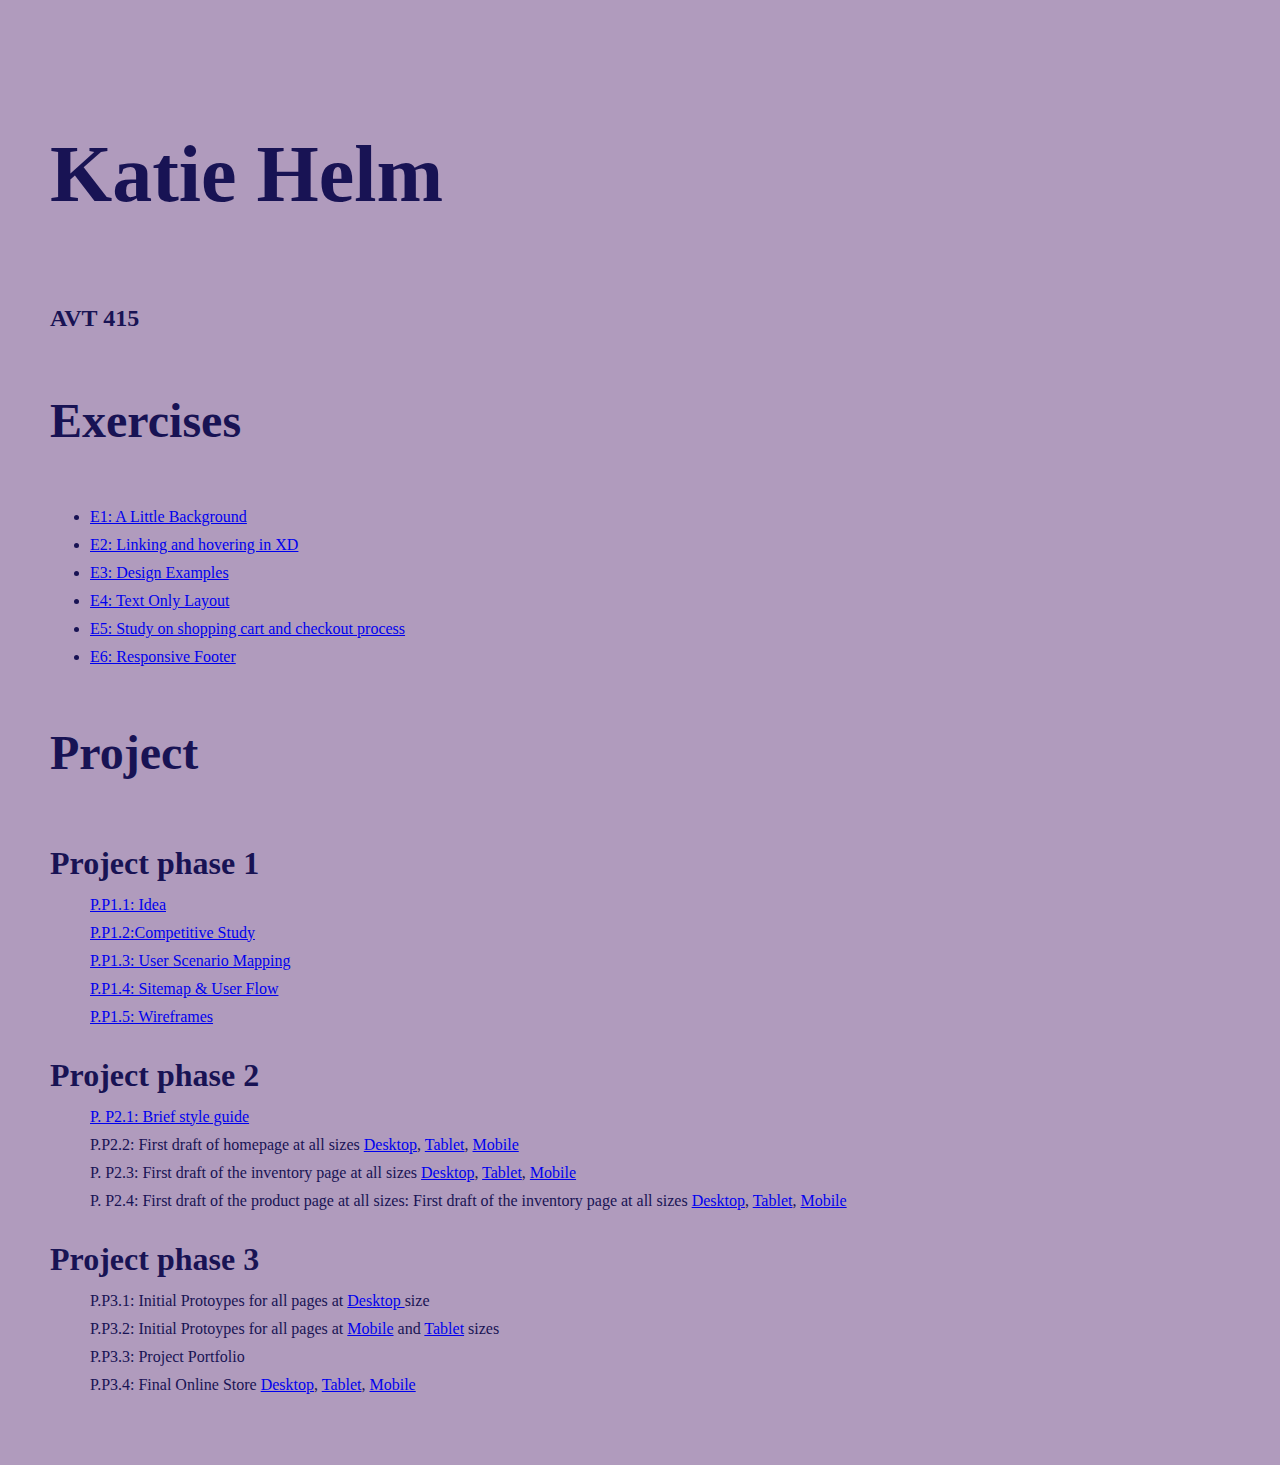
<file: index.html>
<!doctype html>
<html>
<head>
<meta charset="UTF-8">
<title>Course work of Katie Helm</title>
<link rel="stylesheet" href="css/main.css">
</head>

<body>
<h1>Katie Helm</h1>
	<h4>AVT 415</h4>
		<div class="column"><h2>Exercises</h2>
			<ul>
			<li><a href="https://xd.adobe.com/view/db923196-d940-4f7d-b6a7-44f2e11a335c-8ec1/?fullscreen">E1: A Little Background</a></li>
			<li><a href="https://xd.adobe.com/view/db923196-d940-4f7d-b6a7-44f2e11a335c-8ec1/?fullscreen">E2: Linking and hovering in XD</a></li>
			<li><a href="https://xd.adobe.com/view/566307f9-ba95-415d-8272-4a132a00edbb-0330/">E3: Design Examples</a></li>
			<li><a href="e4/index.html">E4: Text Only Layout</a></li>
			<li><a href="https://xd.adobe.com/view/646c6d29-faa2-4e3c-87e7-5ca25bafd1cf-313f/">E5: Study on shopping cart and checkout process</a></li>
			<li><a href="e6/index.html">E6: Responsive Footer</a></li>
			</ul>
		</div>

	<div class="column">
		<h2>Project</h2>
			<dl>
				<dt>Project phase 1</dt>
			<dd><a href="p1.1/index.html">P.P1.1: Idea</a></dd>
			<dd><a href="https://xd.adobe.com/view/0afbcd1f-f1d1-48c5-9349-0df415967b09-5fa8/">P.P1.2:Competitive Study</a></dd>
			<dd><a href="p.p1.3/index.html">P.P1.3: User Scenario Mapping</a></dd>
			<dd><a href="https://xd.adobe.com/view/6afe2cba-703b-4191-95d9-ebb87250600e-3fad/">P.P1.4: Sitemap & User Flow</a></dd>
			<dd><a href="https://xd.adobe.com/view/d23ad7d4-6509-4e7d-9cd2-fe3b04aae1cc-8769/">P.P1.5: Wireframes</a></dd>
			</dl>
			<dl>
				<dt>Project phase 2</dt>
			<dd><a href="https://xd.adobe.com/view/e84a9928-a03d-44f1-8a61-b534aba628ac-bd19/">P. P2.1: Brief style guide </a></dd>
			<dd>P.P2.2: First draft of homepage at all sizes <a href="https://xd.adobe.com/view/fbf1ecd4-aa85-4885-b87d-5a575c5fb808-aea2/">Desktop</a>, <a href="https://xd.adobe.com/view/772545c8-3be9-4fc0-be4f-e88c218405f1-2276/"> Tablet</a>, <a href="https://xd.adobe.com/view/b9dd7694-ac1c-465a-ae40-eda55a55c028-ec8e/"> Mobile</a> </dd>
			<dd>P. P2.3: First draft of the inventory page at all sizes <a href="https://xd.adobe.com/view/fbf1ecd4-aa85-4885-b87d-5a575c5fb808-aea2/">Desktop</a>, <a href="https://xd.adobe.com/view/772545c8-3be9-4fc0-be4f-e88c218405f1-2276/"> Tablet</a>, <a href="https://xd.adobe.com/view/b9dd7694-ac1c-465a-ae40-eda55a55c028-ec8e/"> Mobile</a> </dd>
			<dd>P. P2.4: First draft of the product page at all sizes: First draft of the inventory page at all sizes <a href="https://xd.adobe.com/view/fbf1ecd4-aa85-4885-b87d-5a575c5fb808-aea2/">Desktop</a>, <a href="https://xd.adobe.com/view/772545c8-3be9-4fc0-be4f-e88c218405f1-2276/"> Tablet</a>, <a href="https://xd.adobe.com/view/b9dd7694-ac1c-465a-ae40-eda55a55c028-ec8e/"> Mobile</a> </dd>
			</dl>
			<dl>
				<dt>Project phase 3</dt>
			<dd>P.P3.1: Initial Protoypes for all pages at <a href="https://xd.adobe.com/view/fbf1ecd4-aa85-4885-b87d-5a575c5fb808-aea2/">Desktop </a>size </dd>
			<dd>P.P3.2: Initial Protoypes for all pages at <a href="https://xd.adobe.com/view/b9dd7694-ac1c-465a-ae40-eda55a55c028-ec8e/">Mobile</a> and <a href="https://xd.adobe.com/view/18973051-8cef-4eab-b9bd-fcc82a548868-4dc4/">Tablet</a> sizes</dd>
			<dd>P.P3.3: Project Portfolio <a href=https://xd.adobe.com/view/3534b058-8eee-451a-af63-583927d11e81-6067></a></dd>
			<dd>P.P3.4: Final Online Store <a href="https://xd.adobe.com/view/367f17d5-5959-4b4b-b91c-275cd5060de6-632c/">Desktop</a>, <a href="https://xd.adobe.com/view/a1b0400d-0260-4737-86f6-db302e934bc3-f4e3/"> Tablet</a>, <a href="https://xd.adobe.com/view/48687296-7a45-449c-a54a-f6287919beb3-1d3b/"> Mobile</a></dd>
		
</body>
</html>
</file>
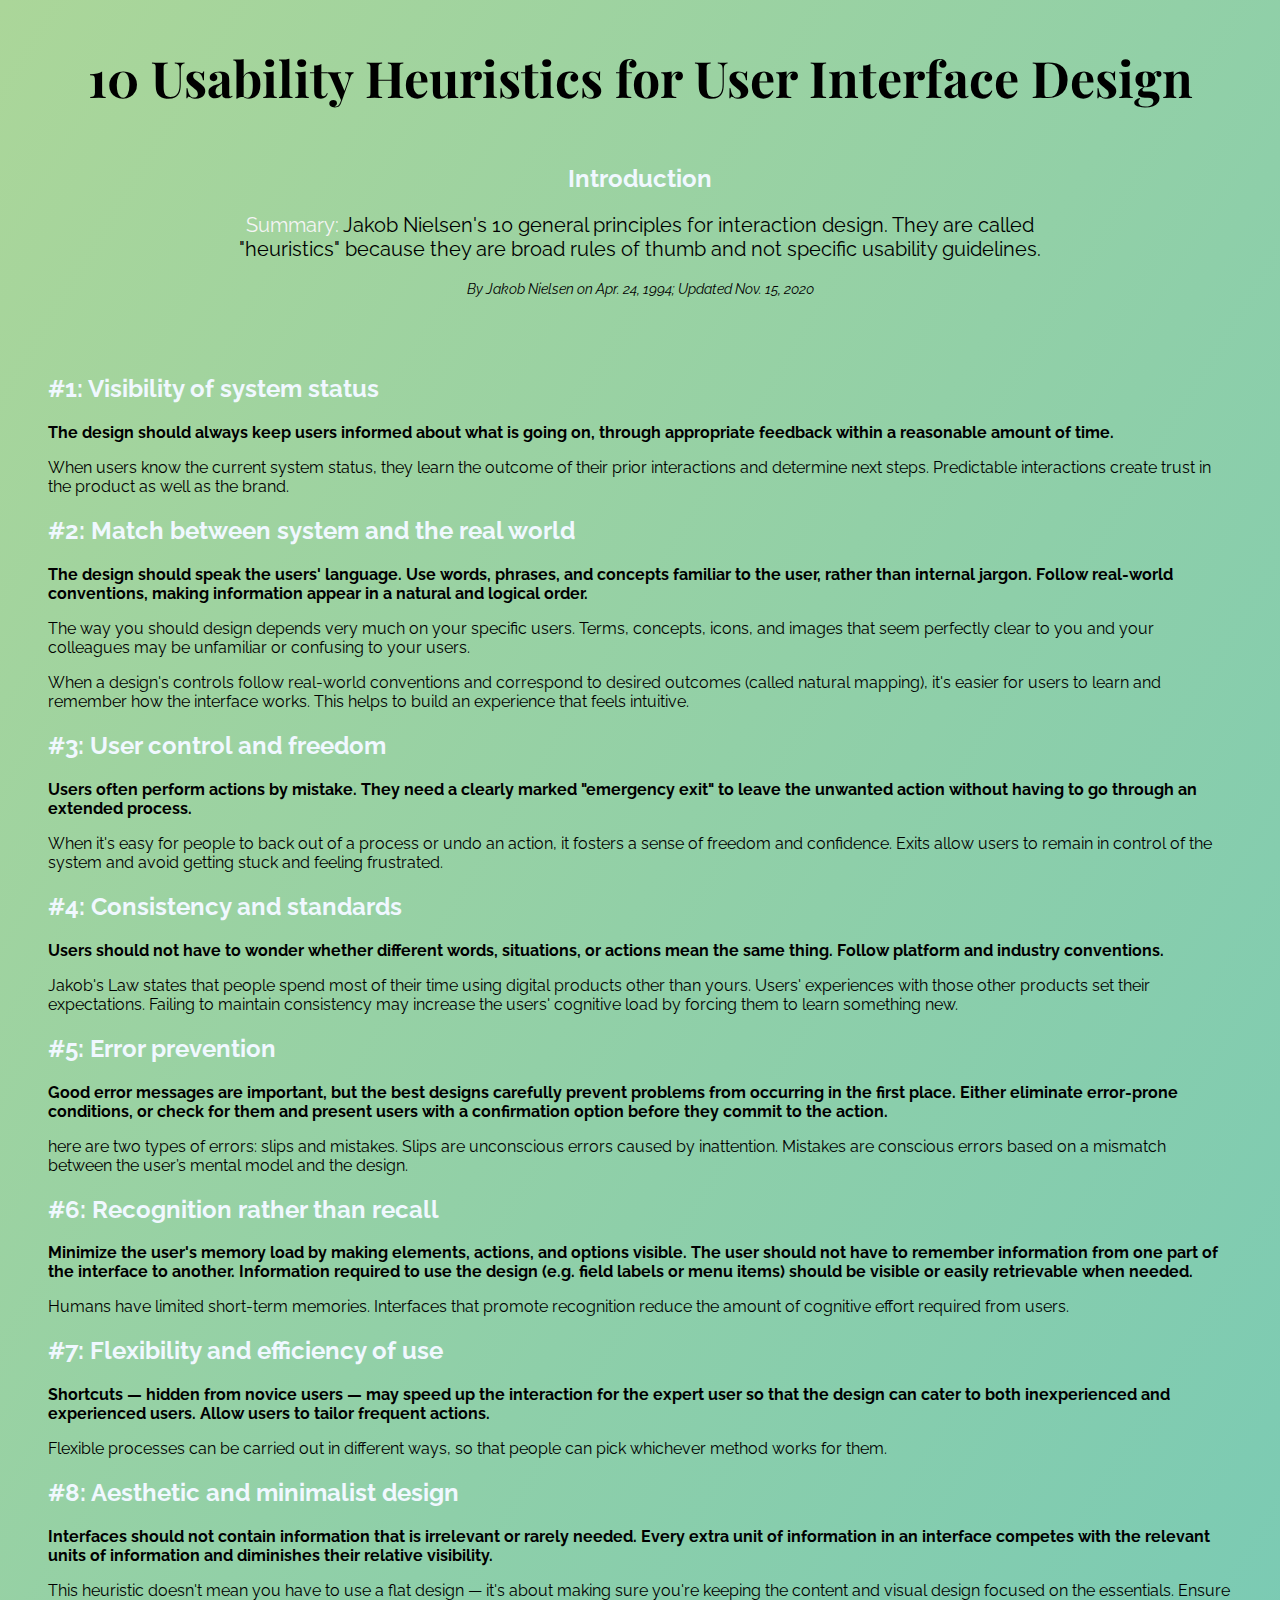
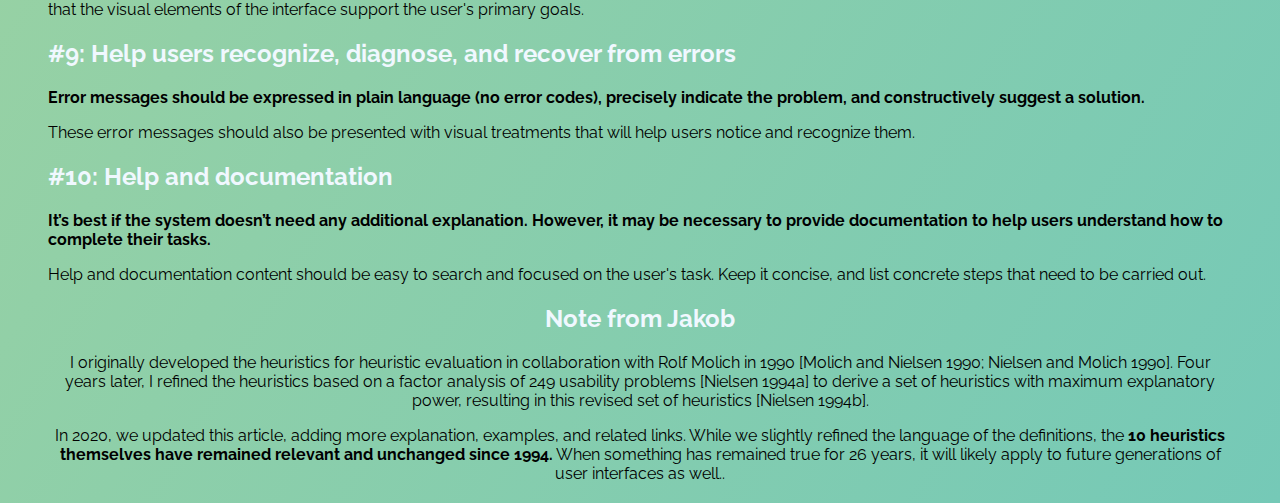
<file: e4/index.html>
<!DOCTYPE html>
<html>
<head>
    <title>10 Usability Heuristics for User Interface Design</title>
    <link rel="preconnect" href="https://fonts.googleapis.com">
    <link rel="preconnect" href="https://fonts.gstatic.com" crossorigin>
    <link href="https://fonts.googleapis.com/css2?family=Playfair+Display:wght@700&display=swap" rel="stylesheet">
        <link rel="preconnect" href="https://fonts.googleapis.com">
        <link rel="preconnect" href="https://fonts.gstatic.com" crossorigin>
        <link href="https://fonts.googleapis.com/css2?family=Raleway:wght@500&display=swap" rel="stylesheet">
        <link href="main.css" rel="stylesheet">
</head>
<body>
    <header>
        <h1>10 Usability Heuristics for User Interface Design</h1>
    </header>
    <main>
            <div class="intro">
                <h2>Introduction</h2>
                <p><span class="intro-text-color">Summary:</span> Jakob Nielsen's 10 general principles for interaction design. They are called "heuristics" because they are broad rules of thumb and not specific usability guidelines.</p>
                <p class="author-line">By Jakob Nielsen on Apr. 24, 1994; Updated Nov. 15, 2020</p>
            </div>
        <section>
            <h2>#1: Visibility of system status</h2>
            <div class="bold-text">
                <p>The design should always keep users informed about what is going on, through appropriate feedback within a reasonable amount of time.</p>
            </div>
            <p>When users know the current system status, they learn the outcome of their prior interactions and determine next steps. Predictable interactions create trust in the product as well as the brand.</p>
        </section>
        <section>
            <h2>#2: Match between system and the real world</h2>
            <div class="bold-text">
                <p>The design should speak the users' language. Use words, phrases, and concepts familiar to the user, rather than internal jargon. Follow real-world conventions, making information appear in a natural and logical order.</p>
            </div>
            <p>The way you should design depends very much on your specific users. Terms, concepts, icons, and images that seem perfectly clear to you and your colleagues may be unfamiliar or confusing to your users.</p>
            <p>When a design's controls follow real-world conventions and correspond to desired outcomes (called natural mapping), it's easier for users to learn and remember how the interface works. This helps to build an experience that feels intuitive.</p>
        </section>
        <section>
            <h2>#3: User control and freedom</h2>
            <div class="bold-text">
                <p>Users often perform actions by mistake. They need a clearly marked "emergency exit" to leave the unwanted action without having to go through an extended process.</p>
            </div>
            <p>When it's easy for people to back out of a process or undo an action, it fosters a sense of freedom and confidence. Exits allow users to remain in control of the system and avoid getting stuck and feeling frustrated.</p>
        </section>
        <section>
            <h2>#4: Consistency and standards</h2>
            <div class="bold-text">
                <p>Users should not have to wonder whether different words, situations, or actions mean the same thing. Follow platform and industry conventions.</p>
            </div>
            <p>Jakob's Law states that people spend most of their time using digital products other than yours. Users' experiences with those other products set their expectations. Failing to maintain consistency may increase the users' cognitive load by forcing them to learn something new.</p>
        </section>
        <section>
            <h2>#5: Error prevention</h2>
            <div class="bold-text">
                <p>Good error messages are important, but the best designs carefully prevent problems from occurring in the first place. Either eliminate error-prone conditions, or check for them and present users with a confirmation option before they commit to the action.</p>
            </div>
            <p>here are two types of errors: slips and mistakes. Slips are unconscious errors caused by inattention. Mistakes are conscious errors based on a mismatch between the user’s mental model and the design.</p>
        </section>
        <section>
            <h2>#6: Recognition rather than recall</h2>
            <div class="bold-text">
                <p>Minimize the user's memory load by making elements, actions, and options visible. The user should not have to remember information from one part of the interface to another. Information required to use the design (e.g. field labels or menu items) should be visible or easily retrievable when needed.</p>
            </div>
            <p>Humans have limited short-term memories. Interfaces that promote recognition reduce the amount of cognitive effort required from users.</p>
        </section>
        <section>
            <h2>#7: Flexibility and efficiency of use</h2>
            <div class="bold-text">
                <p>Shortcuts — hidden from novice users — may speed up the interaction for the expert user so that the design can cater to both inexperienced and experienced users. Allow users to tailor frequent actions.</p>
            </div>
            <p>Flexible processes can be carried out in different ways, so that people can pick whichever method works for them.</p>
        </section>
        <section>
            <h2>#8: Aesthetic and minimalist design</h2>
            <div class="bold-text">
                <p>Interfaces should not contain information that is irrelevant or rarely needed. Every extra unit of information in an interface competes with the relevant units of information and diminishes their relative visibility.</p>
            </div>
            <p>This heuristic doesn't mean you have to use a flat design — it's about making sure you're keeping the content and visual design focused on the essentials. Ensure that the visual elements of the interface support the user's primary goals.</p>
        </section>
        <section>
            <h2>#9: Help users recognize, diagnose, and recover from errors</h2>
            <div class="bold-text">
                <p>Error messages should be expressed in plain language (no error codes), precisely indicate the problem, and constructively suggest a solution.</p>
            </div>
            <p>These error messages should also be presented with visual treatments that will help users notice and recognize them.</p>
        </section>
        <section>
            <h2>#10: Help and documentation</h2>
            <div class="bold-text">
                <p>It’s best if the system doesn’t need any additional explanation. However, it may be necessary to provide documentation to help users understand how to complete their tasks.</p>
            </div>
            <p>Help and documentation content should be easy to search and focused on the user's task. Keep it concise, and list concrete steps that need to be carried out.</p>
        </section>
        <section>
            <div class="note">
            <h2>Note from Jakob</h2>
            <p>I originally developed the heuristics for heuristic evaluation in collaboration with Rolf Molich in 1990 [Molich and Nielsen 1990; Nielsen and Molich 1990]. Four years later, I refined the heuristics based on a factor analysis of 249 usability problems [Nielsen 1994a] to derive a set of heuristics with maximum explanatory power, resulting in this revised set of heuristics [Nielsen 1994b].</p>
            <p>In 2020, we updated this article, adding more explanation, examples, and related links. While we slightly refined the language of the definitions, the <strong>10 heuristics themselves have remained relevant and unchanged since 1994.</strong> When something has remained true for 26 years, it will likely apply to future generations of user interfaces as well..</p>
            </div>
        </section>
    </main>
</body>
</html>
</file>
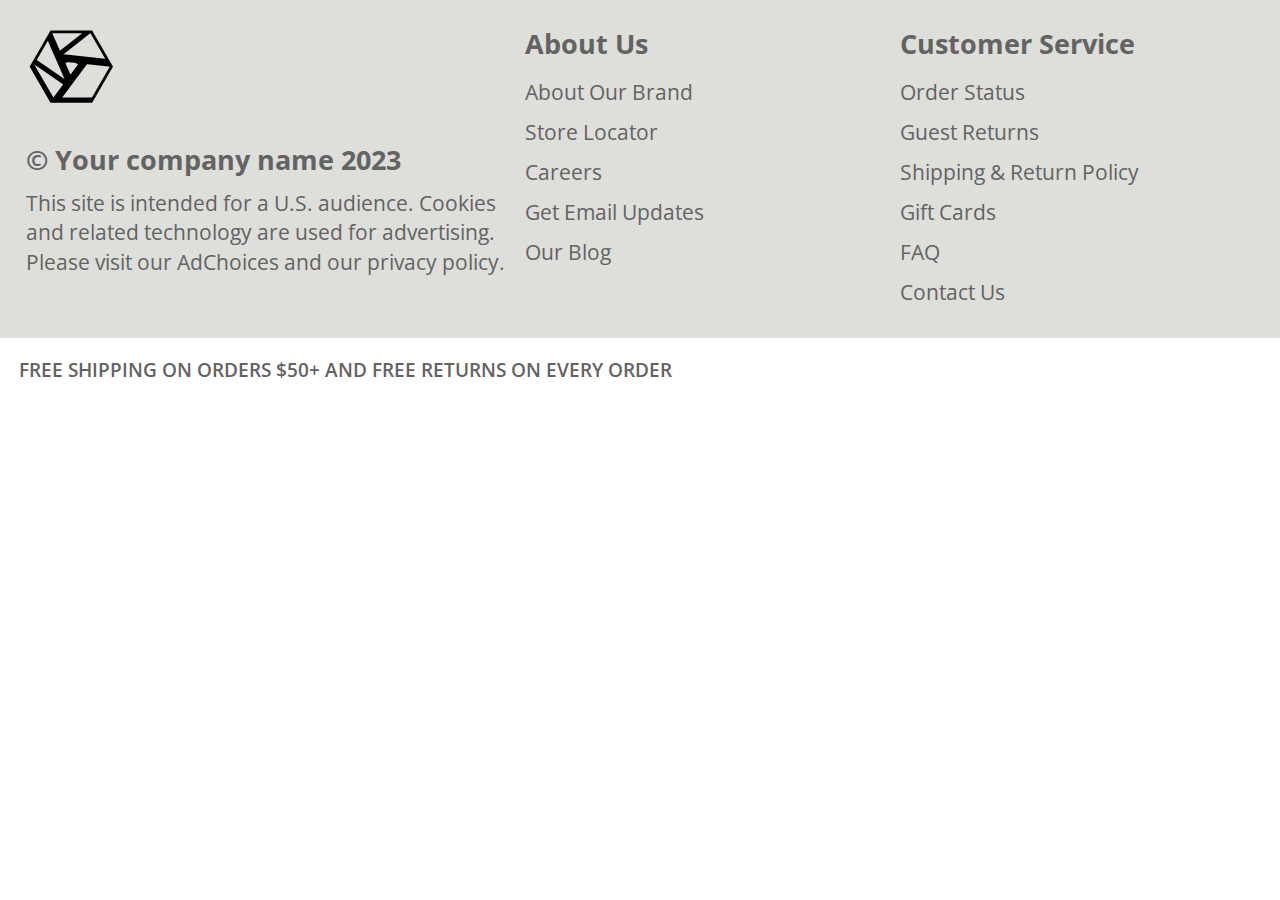
<file: e6/index.html>
<!DOCTYPE html>
<html>
  <head>
    <meta charset="utf-8">
    <title>Responsive footer</title>
    <!-- makes media query work on mobile -->
    <meta name="viewport" content="width=device-width, initial-scale=1">
    <!-- link to google font stuff -->
    <link href="https://fonts.googleapis.com/css2?family=Open+Sans&display=swap" rel="stylesheet">
    <!-- end google font link -->
    <link rel="stylesheet" href="main.css">
  </head>

  <body>
    <div class="flex-container">
      <div class="left">
        <img src="logo.png" alt="Logo" width="90" height="81" class="logo">
        <h4>© Your company name 2023</h4>
        <p>This site is intended for a U.S. audience. Cookies and related technology are used for advertising. Please visit our AdChoices and our privacy policy.</p>
      </div>
      <div class="center">
        <h4>About Us</h4>
        <ul>
          <li>About Our Brand</li>
          <li>Store Locator</li>
          <li>Careers</li>
          <li>Get Email Updates</li>
          <li>Our Blog</li>
        </ul>
      </div>
      <div class="right">
        <h4>Customer Service</h4>
        <ul>
          <li>Order Status</li>
          <li>Guest Returns</li>
          <li>Shipping & Return Policy</li>
          <li>Gift Cards</li>
          <li>FAQ</li>
          <li>Contact Us</li>
        </ul>
      </div>
    </div>

    <div class="footer-bottom">FREE SHIPPING ON ORDERS $50+ AND FREE RETURNS ON EVERY ORDER</div>
  </body>
</html>
</file>
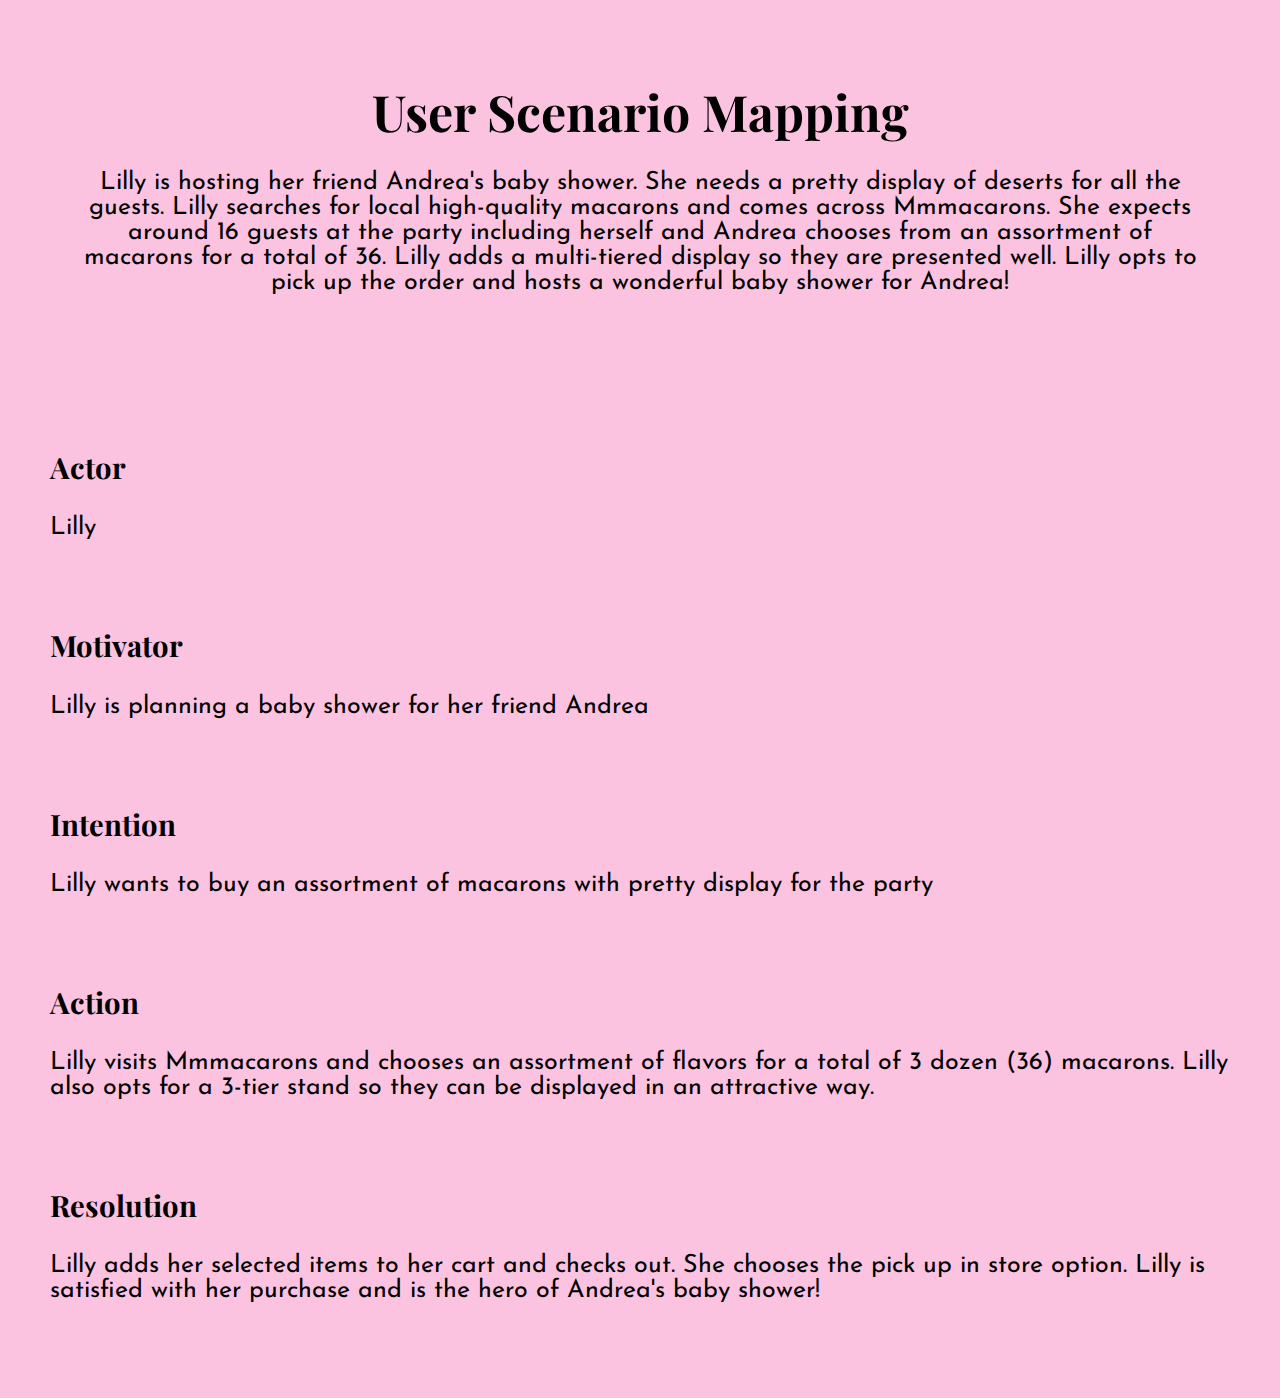
<file: p.p1.3/index.html>
<!DOCTYPE html>
<html>
<head>
    <title>User Scenario Mapping</title>
    <link rel="stylesheet" type="text/css" href="main.css">
    <link rel="preconnect" href="https://fonts.googleapis.com">
<link rel="preconnect" href="https://fonts.gstatic.com" crossorigin>
<link href="https://fonts.googleapis.com/css2?family=Playfair+Display:wght@700&display=swap" rel="stylesheet">
<link rel="preconnect" href="https://fonts.googleapis.com">
<link rel="preconnect" href="https://fonts.gstatic.com" crossorigin>
<link href="https://fonts.googleapis.com/css2?family=Josefin+Sans&display=swap" rel="stylesheet">
</head>
<body>
    <header>
        <div class="intro">
        <h1>User Scenario Mapping</h1>
        <p>Lilly is hosting her friend Andrea's baby shower. She needs a pretty display of deserts for all the guests. 
            Lilly searches for local high-quality macarons and comes across Mmmacarons. 
            She expects around 16 guests at the party including herself and Andrea chooses from an assortment of macarons for a total of 36. 
            Lilly adds a multi-tiered display so they are presented well. Lilly opts to pick up the order and hosts a wonderful baby shower for Andrea!</p>
            </div>
    </header>
    <div class="main">
        <div class="mapping">
            <h3>Actor</h3>
            <p>Lilly</p>
        </div>
        <div class="mapping">
            <h3>Motivator</h3>
            <p>Lilly is planning a baby shower for her friend Andrea</p>
        </div>
        <div class="mapping">
            <h3>Intention</h3>
            <p>Lilly wants to buy an assortment of macarons with pretty display for the party</p>
        </div>
        <div class="mapping">
            <h3>Action</h3>
            <p>Lilly visits Mmmacarons and chooses an assortment of flavors for a total of 3 dozen (36) macarons. Lilly also opts for a 3-tier stand so they can be displayed in an attractive way. </p>
        </div>
        <div class="mapping">
            <h3>Resolution</h3>
            <p>Lilly adds her selected items to her cart and checks out. She chooses the pick up in store option. Lilly is satisfied with her purchase and is the hero of Andrea's baby shower! </p>
        </div>
    </div>
</body>
</html>
</file>
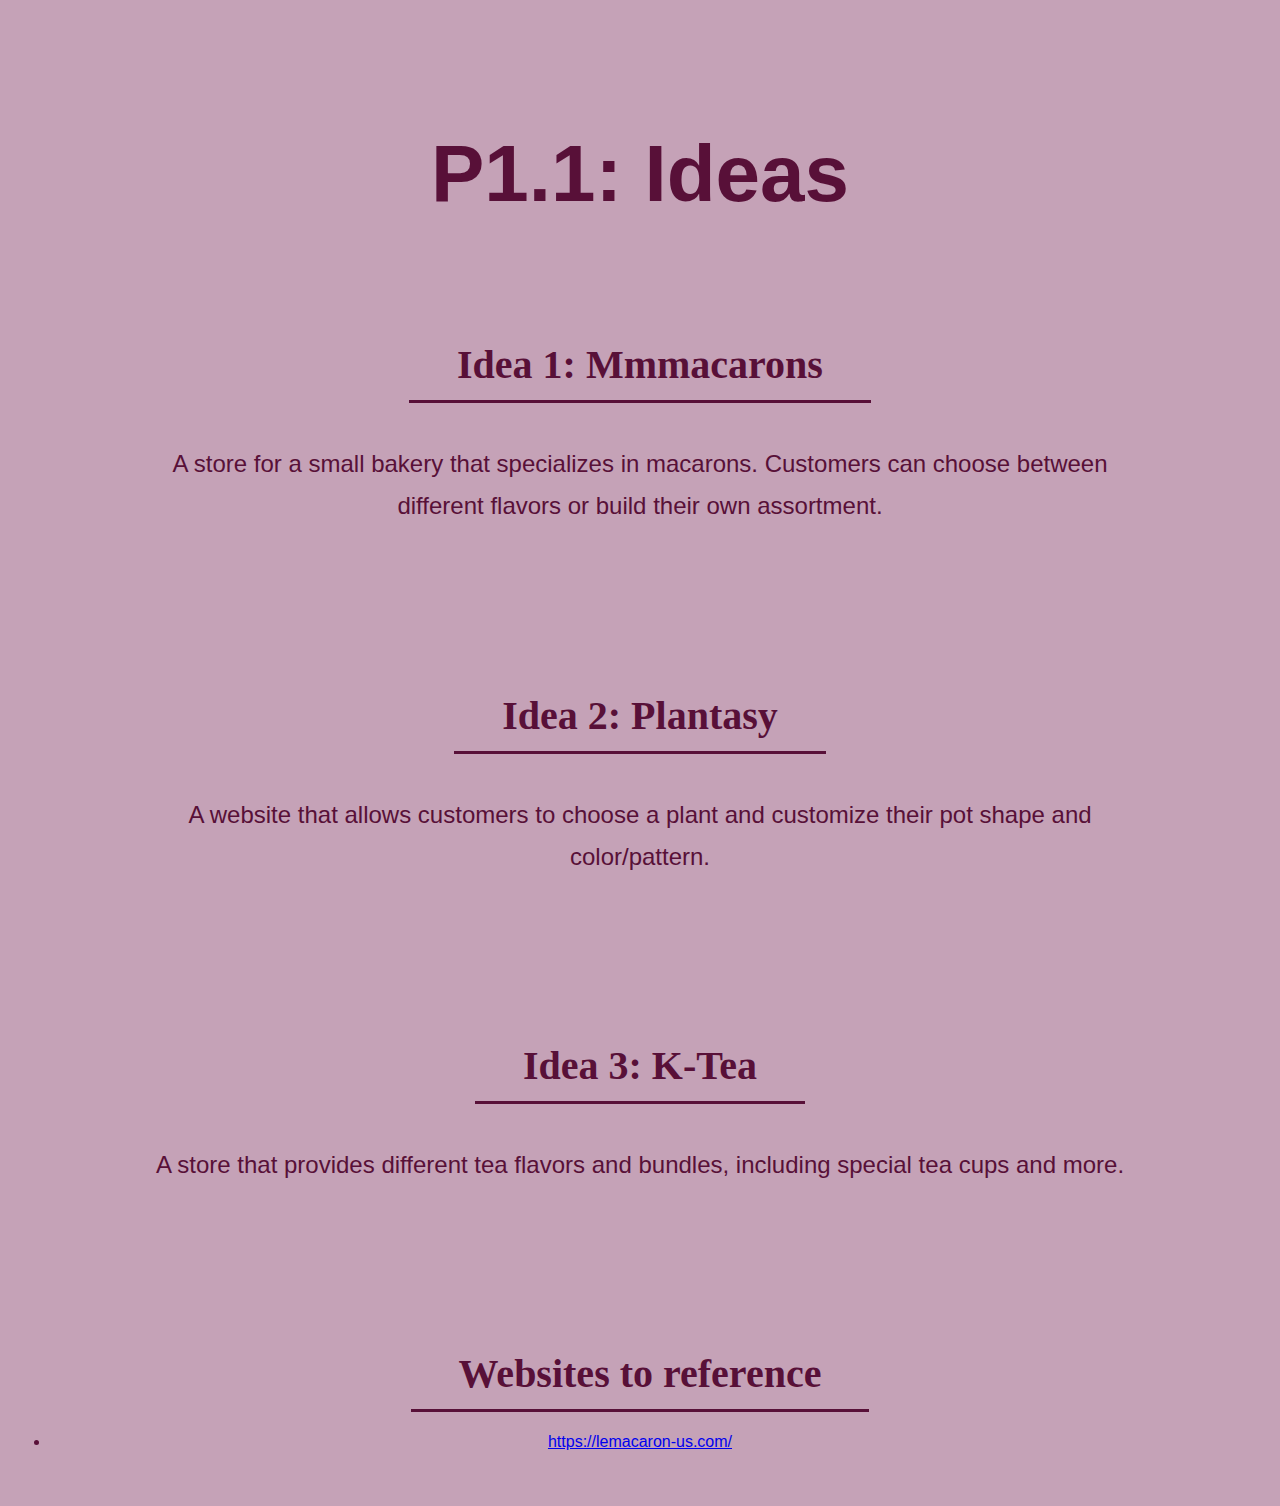
<file: p1.1/index.html>
<!doctype html>
<html>
<head>
<meta charset="UTF-8">
<title>P1.1</title>
<link rel="stylesheet" href="main.css">
</head>

<body>
<h1>P1.1: Ideas</h1>
    <h2>Idea 1: Mmmacarons</h2>
        <p>A store for a small bakery that specializes in macarons. Customers can choose between different flavors or build their own assortment.</p>
    <h2>Idea 2: Plantasy</h2>
        <p>A website that allows customers to choose a plant and customize their pot shape and color/pattern.</p>
    <h2>Idea 3: K-Tea</h2>
        <p>A store that provides different tea flavors and bundles, including special tea cups and more.</p>
    <h2>Websites to reference</h2>
        <li><a href="https://lemacaron-us.com/">https://lemacaron-us.com/</a></li>

</body>
</html>
</file>
<file: css/main.css>
@charset "UTF-8";
/* CSS Document */

html {font-size: 100%;} /*16px*/

body {
  background-color: #b09bbd;
  color: #181354;
  margin: 0;
  padding: 50px;
  line-height: 1.75;
}
h1 {

  font-size: 5em;
}

h2 {font-size: 3em;

}

h4 {font-size: 1.5em;
margin-top: 0;

}

dt {
	font-size: 2em;
	font-weight: bold;
}
</file>
<file: e4/main.css>
body {
    font-family: 'Raleway', sans-serif;
    width: 100%;
    margin: 0;
    padding: 0;
    background-image: linear-gradient(to bottom right, #abd699, #75c9b7);
}

h1{
    font-family: 'Playfair Display', serif;
    font-size: 50px;
}
div{
    display: block;
}
.intro {
    text-align: center;
    color: black;
    font-size: 20px;
    padding-left: 15%;
    padding-right: 15%;
    padding-bottom: 5%;
}
  
.intro-text-color {
    color: whitesmoke;
    font-size: 20px;
}

.author-line {
    font-style: italic;
    margin-top: 10px;
    font-size: 14px;
}

header {
    padding: 10px;
    text-align: center;
}

main {
    margin: 10px;
}

section {

    margin-bottom: 20px;
    padding-left: 3%;
    padding-right: 3%;
}

h2 {
    color:aliceblue;
    font-size: 24px;
    margin-top: 0;
}

.bold-text {
    font-weight: bold;
    margin-bottom: 10px;
  }

.note {
    text-align: center;
}
</file>
<file: e6/main.css>
@charset "UTF-8";
/* CSS Document /

/ Styles for browser window is widder than 800px */
* {
  box-sizing: border-box;
  margin: 0;
  padding: 0;
}

body {
  font-family: 'Open Sans', sans-serif;
  color: #636363;
}

.flex-container {
  background-color: #DEDEDB;
  display: flex;
  flex-wrap: wrap;
  padding: 1em;
  align-items: flex-start;
}

.left,
.center,
.right {
  padding: 10px;
}

.left {
  flex: 40%;
  flex-direction: column;
  justify-content: space-between;
}

.center {
  flex: 30%;
}

.right {
  flex: 30%;
}

.logo {
  margin-bottom: 30px;
}

h4 {
  font-size: 20pt;
  font-weight: bold;
  margin-bottom: 10px;
}

p {
  font-size: 16pt;
  line-height: 22pt;
  margin-bottom: 1em;
}

ul {
  list-style: none;
  padding-left: 0;
  font-size: 16pt;
  line-height: 30pt;
  font-weight: normal;
}

.footer-bottom {
  background-color: white;
  text-align: left;
  padding: 1em;
  font-size: 14pt;
  font-weight: 600;
}

/* Start: tell browser to do the followings when browser window is 800px or smaller /
@media only screen and (max-width: 800px) {

  .left,
  .right,
  .center {
    flex: 100%;
  }


} / don't forget to close the styles for 800px and smaller */
</file>
<file: p.p1.3/main.css>
body {
    margin: 0;
    padding: 0;
    font-family: Arial, sans-serif;
    background-color: #fbc3e0;
}

header {
    padding: 15px;
}

header h1 {
    margin: 0;
    font-family: 'Playfair Display', serif;
}

h3 {
    font-family: 'Playfair Display', serif;
}

p {
    font-family: 'Josefin Sans', sans-serif;
}

.intro {
    text-align: center;
    padding: 5%;
    font-size: 25px;
}
.main {
    padding: 30px;
    font-size: 25px;
}

.mapping {
    margin-bottom: 20px;
    padding: 10px;
}

.mapping h3 {
    margin-top: 0;
}

.mapping {
    padding: 20px;
}

.mapping h2 {
    margin-top: 0;
}
</file>
<file: p1.1/main.css>
@charset "UTF-8";

html {font-size: 100%;} /*16px*/

body {
  background-color: #c5a2b7;
  color: #581038;
  margin: 0;
  padding: 50px;
  line-height: 1.75;
  text-align: center;
  font-family: 'Josefin Sans', sans-serif;
}

h1 {
  font-size: 5em;
  font-family: 'Josefin Sans', sans-serif;
}

h2 {
    font-size: 2.5em;
    font-family: 'Spectral', serif;
    border-bottom: 3px solid #581038;
    display: inline-block;
    width: fit-content;
    margin-bottom: 1rem;
    padding-left: 3rem;
    padding-right: 3rem;
}

p {
    font-size: 1.5em;
    padding-left: 4em;
    padding-right: 4em;
    padding-bottom: 4em;
    text-align: center;
}
</file>
